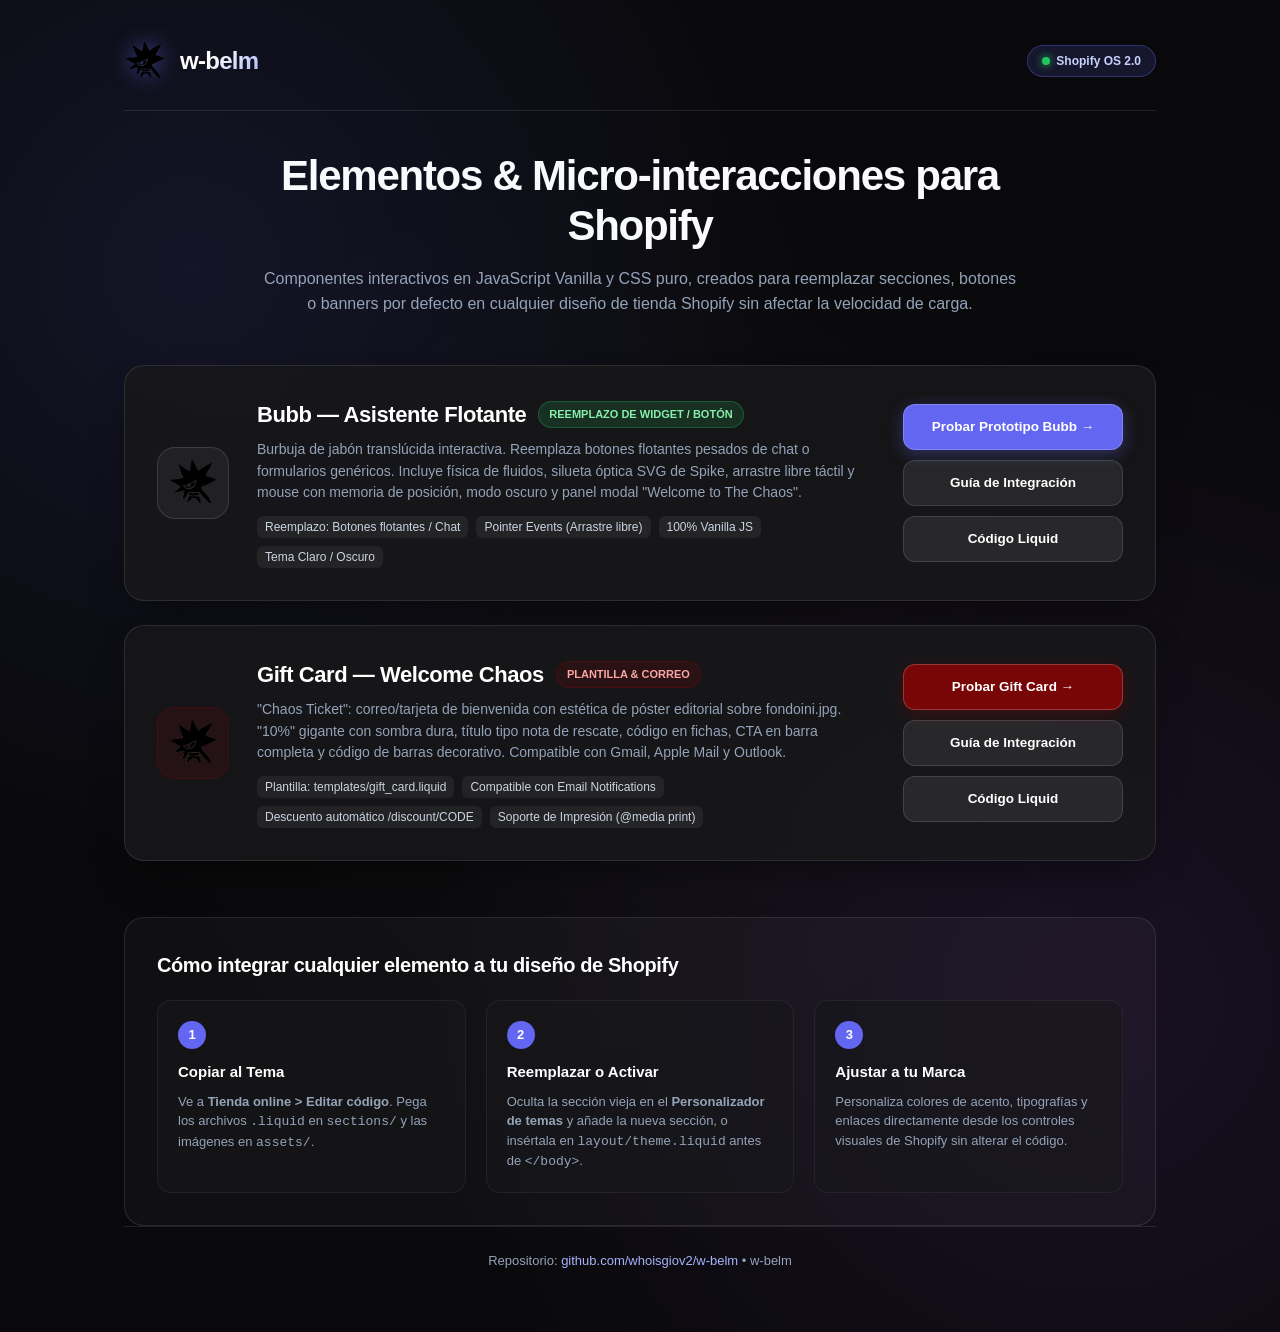
<file: index.html>
<!DOCTYPE html>
<html lang="es">

<head>
  <meta charset="UTF-8">
  <meta name="viewport" content="width=device-width, initial-scale=1.0">
  <title>w-belm | Elementos y Micro-interacciones para Shopify</title>
  <link rel="icon" type="image/png" href="elements/bubb/spike.png">
  <style>
    :root {
      --hub-bg: #09090b;
      --hub-card-bg: rgba(24, 24, 27, 0.85);
      --hub-card-border: rgba(255, 255, 255, 0.1);
      --hub-text: #f8fafc;
      --hub-muted: #94a3b8;
      --hub-accent: #6366f1;
      --hub-accent-hover: #4f46e5;
      --hub-accent-glow: rgba(99, 102, 241, 0.35);
      --hub-radius: 20px;
    }

    * {
      box-sizing: border-box;
      margin: 0;
      padding: 0;
    }

    body {
      background-color: var(--hub-bg);
      background-image:
        radial-gradient(circle at 15% 20%, rgba(99, 102, 241, 0.12) 0%, transparent 40%),
        radial-gradient(circle at 85% 75%, rgba(168, 85, 247, 0.1) 0%, transparent 45%),
        radial-gradient(circle at 50% 50%, rgba(255, 255, 255, 0.02) 0%, transparent 60%);
      color: var(--hub-text);
      font-family: -apple-system, BlinkMacSystemFont, 'Segoe UI', Roboto, Helvetica, Arial, sans-serif;
      line-height: 1.5;
      min-height: 100vh;
      display: flex;
      flex-direction: column;
    }

    .hub-container {
      max-width: 1080px;
      margin: 0 auto;
      padding: 40px 24px;
      width: 100%;
    }

    /* Header */
    .hub-header {
      display: flex;
      align-items: center;
      justify-content: space-between;
      padding-bottom: 28px;
      border-bottom: 1px solid var(--hub-card-border);
      margin-bottom: 40px;
      flex-wrap: wrap;
      gap: 16px;
    }

    .hub-brand {
      display: flex;
      align-items: center;
      gap: 14px;
    }

    .hub-logo {
      width: 42px;
      height: 42px;
      object-fit: contain;
      filter: drop-shadow(0 0 10px rgba(99, 102, 241, 0.5));
    }

    .hub-title {
      font-size: 24px;
      font-weight: 800;
      letter-spacing: -0.03em;
      background: linear-gradient(135deg, #ffffff 40%, #a5b4fc 100%);
      -webkit-background-clip: text;
      -webkit-text-fill-color: transparent;
    }

    .hub-badge {
      display: inline-flex;
      align-items: center;
      gap: 6px;
      padding: 6px 14px;
      border-radius: 9999px;
      font-size: 12px;
      font-weight: 700;
      background: rgba(99, 102, 241, 0.15);
      border: 1px solid rgba(99, 102, 241, 0.35);
      color: #c7d2fe;
    }

    .hub-badge-dot {
      width: 8px;
      height: 8px;
      border-radius: 50%;
      background: #22c55e;
      box-shadow: 0 0 8px #22c55e;
    }

    /* Hero */
    .hub-hero {
      text-align: center;
      max-width: 760px;
      margin: 0 auto 48px auto;
    }

    .hub-hero h1 {
      font-size: clamp(28px, 4.5vw, 42px);
      font-weight: 800;
      letter-spacing: -0.03em;
      line-height: 1.2;
      margin-bottom: 14px;
    }

    .hub-hero p {
      font-size: 16px;
      color: var(--hub-muted);
      line-height: 1.6;
    }

    /* Element Card */
    .hub-grid {
      display: flex;
      flex-direction: column;
      gap: 24px;
      margin-bottom: 56px;
    }

    .hub-card {
      background: var(--hub-card-bg);
      border: 1px solid var(--hub-card-border);
      border-radius: var(--hub-radius);
      padding: 32px;
      backdrop-filter: blur(16px);
      -webkit-backdrop-filter: blur(16px);
      box-shadow: 0 20px 40px -15px rgba(0, 0, 0, 0.5);
      display: grid;
      grid-template-columns: auto 1fr auto;
      gap: 28px;
      align-items: center;
      transition: transform 0.25s ease, border-color 0.25s ease;
    }

    @media (max-width: 768px) {
      .hub-card {
        grid-template-columns: 1fr;
        gap: 20px;
      }
    }

    .hub-card:hover {
      border-color: rgba(99, 102, 241, 0.4);
      transform: translateY(-3px);
    }

    .hub-card-icon {
      width: 72px;
      height: 72px;
      border-radius: 18px;
      background: rgba(255, 255, 255, 0.05);
      border: 1px solid rgba(255, 255, 255, 0.12);
      display: flex;
      align-items: center;
      justify-content: center;
      padding: 10px;
    }

    .hub-card-icon img {
      width: 100%;
      height: 100%;
      object-fit: contain;
    }

    .hub-card-body {
      display: flex;
      flex-direction: column;
      gap: 8px;
    }

    .hub-card-top {
      display: flex;
      align-items: center;
      gap: 12px;
      flex-wrap: wrap;
    }

    .hub-card-title {
      font-size: 22px;
      font-weight: 700;
      color: #ffffff;
      letter-spacing: -0.02em;
    }

    .hub-card-tag {
      font-size: 11px;
      font-weight: 700;
      padding: 4px 10px;
      border-radius: 9999px;
      text-transform: uppercase;
      background: rgba(34, 197, 94, 0.15);
      border: 1px solid rgba(34, 197, 94, 0.3);
      color: #86efac;
    }

    .hub-card-desc {
      font-size: 14px;
      color: var(--hub-muted);
      line-height: 1.55;
    }

    .hub-card-meta {
      display: flex;
      flex-wrap: wrap;
      gap: 8px;
      margin-top: 4px;
    }

    .hub-meta-pill {
      font-size: 12px;
      padding: 2px 8px;
      background: rgba(255, 255, 255, 0.06);
      border-radius: 6px;
      color: #cbd5e1;
    }

    .hub-card-actions {
      display: flex;
      flex-direction: column;
      gap: 10px;
      min-width: 220px;
    }

    .hub-btn {
      display: inline-flex;
      align-items: center;
      justify-content: center;
      padding: 12px 18px;
      border-radius: 12px;
      font-size: 13.5px;
      font-weight: 700;
      text-decoration: none;
      transition: all 0.2s ease;
      cursor: pointer;
      text-align: center;
    }

    .hub-btn-primary {
      background: var(--hub-accent);
      color: #ffffff;
      box-shadow: 0 4px 16px var(--hub-accent-glow);
      border: 1px solid rgba(255, 255, 255, 0.2);
    }

    .hub-btn-primary:hover {
      background: var(--hub-accent-hover);
      transform: translateY(-2px);
    }

    .hub-btn-secondary {
      background: rgba(255, 255, 255, 0.08);
      color: #ffffff;
      border: 1px solid rgba(255, 255, 255, 0.12);
    }

    .hub-btn-secondary:hover {
      background: rgba(255, 255, 255, 0.15);
    }

    /* Integration Guide Section */
    .hub-guide-section {
      background: rgba(255, 255, 255, 0.03);
      border: 1px solid var(--hub-card-border);
      border-radius: var(--hub-radius);
      padding: 32px;
    }

    .hub-guide-section h2 {
      font-size: 20px;
      font-weight: 800;
      letter-spacing: -0.02em;
      margin-bottom: 20px;
      color: #ffffff;
    }

    .hub-steps {
      display: grid;
      grid-template-columns: repeat(auto-fit, minmax(260px, 1fr));
      gap: 20px;
    }

    .hub-step {
      background: rgba(24, 24, 27, 0.6);
      border: 1px solid rgba(255, 255, 255, 0.06);
      border-radius: 14px;
      padding: 20px;
    }

    .hub-step-num {
      width: 28px;
      height: 28px;
      border-radius: 50%;
      background: var(--hub-accent);
      color: #ffffff;
      font-size: 13px;
      font-weight: 800;
      display: flex;
      align-items: center;
      justify-content: center;
      margin-bottom: 12px;
    }

    .hub-step h3 {
      font-size: 15px;
      font-weight: 700;
      margin-bottom: 8px;
      color: #ffffff;
    }

    .hub-step p {
      font-size: 13px;
      color: var(--hub-muted);
      line-height: 1.5;
    }

    /* Footer */
    .hub-footer {
      margin-top: auto;
      border-top: 1px solid var(--hub-card-border);
      padding: 24px 0;
      text-align: center;
      font-size: 13px;
      color: var(--hub-muted);
    }

    .hub-footer a {
      color: #a5b4fc;
      text-decoration: none;
    }

    .hub-footer a:hover {
      text-decoration: underline;
    }
  </style>
</head>

<body>

  <div class="hub-container">
    <!-- Header -->
    <header class="hub-header">
      <div class="hub-brand">
        <img class="hub-logo" src="elements/bubb/spike.png" alt="w-belm logo">
        <h1 class="hub-title">w-belm</h1>
      </div>
      <div class="hub-badge">
        <span class="hub-badge-dot"></span>
        <span>Shopify OS 2.0</span>
      </div>
    </header>

    <!-- Hero -->
    <section class="hub-hero">
      <h1>Elementos & Micro-interacciones para Shopify</h1>
      <p>
        Componentes interactivos en JavaScript Vanilla y CSS puro, creados para reemplazar secciones, botones o banners por defecto en cualquier diseño de tienda Shopify sin afectar la velocidad de carga.
      </p>
    </section>

    <!-- Elements Catalog -->
    <main class="hub-grid">
      <!-- Elemento 1: Bubb Widget -->
      <article class="hub-card">
        <div class="hub-card-icon">
          <img src="elements/bubb/spike.png" alt="Bubb Icon">
        </div>
        <div class="hub-card-body">
          <div class="hub-card-top">
            <h2 class="hub-card-title">Bubb — Asistente Flotante</h2>
            <span class="hub-card-tag">Reemplazo de Widget / Botón</span>
          </div>
          <p class="hub-card-desc">
            Burbuja de jabón translúcida interactiva. Reemplaza botones flotantes pesados de chat o formularios genéricos. Incluye física de fluidos, silueta óptica SVG de Spike, arrastre libre táctil y mouse con memoria de posición, modo oscuro y panel modal "Welcome to The Chaos".
          </p>
          <div class="hub-card-meta">
            <span class="hub-meta-pill">Reemplazo: Botones flotantes / Chat</span>
            <span class="hub-meta-pill">Pointer Events (Arrastre libre)</span>
            <span class="hub-meta-pill">100% Vanilla JS</span>
            <span class="hub-meta-pill">Tema Claro / Oscuro</span>
          </div>
        </div>
        <div class="hub-card-actions">
          <a href="elements/bubb/index.html" class="hub-btn hub-btn-primary">Probar Prototipo Bubb →</a>
          <a href="elements/bubb/README.md" class="hub-btn hub-btn-secondary">Guía de Integración</a>
          <a href="shopify/sections/bubb-widget.liquid" class="hub-btn hub-btn-secondary">Código Liquid</a>
        </div>
      </article>

      <!-- Elemento 2: Gift Card / Tarjeta de Descuento de Bienvenida al Caos -->
      <article class="hub-card">
        <div class="hub-card-icon" style="background: rgba(120, 6, 6, 0.15); border-color: rgba(120, 6, 6, 0.35);">
          <img src="elements/gift-card/spike.png" alt="Gift Card Icon">
        </div>
        <div class="hub-card-body">
          <div class="hub-card-top">
            <h2 class="hub-card-title">Gift Card — Welcome Chaos</h2>
            <span class="hub-card-tag" style="background: rgba(120, 6, 6, 0.2); border-color: rgba(120, 6, 6, 0.4); color: #fca5a5;">Plantilla & Correo</span>
          </div>
          <p class="hub-card-desc">
            "Chaos Ticket": correo/tarjeta de bienvenida con estética de póster editorial sobre fondoini.jpg. "10%" gigante con sombra dura, título tipo nota de rescate, código en fichas, CTA en barra completa y código de barras decorativo. Compatible con Gmail, Apple Mail y Outlook.
          </p>
          <div class="hub-card-meta">
            <span class="hub-meta-pill">Plantilla: templates/gift_card.liquid</span>
            <span class="hub-meta-pill">Compatible con Email Notifications</span>
            <span class="hub-meta-pill">Descuento automático /discount/CODE</span>
            <span class="hub-meta-pill">Soporte de Impresión (@media print)</span>
          </div>
        </div>
        <div class="hub-card-actions">
          <a href="elements/gift-card/index.html" class="hub-btn hub-btn-primary" style="background: #780606; box-shadow: 0 4px 16px rgba(120, 6, 6, 0.4);">Probar Gift Card →</a>
          <a href="elements/gift-card/README.md" class="hub-btn hub-btn-secondary">Guía de Integración</a>
          <a href="shopify/templates/gift_card.liquid" class="hub-btn hub-btn-secondary">Código Liquid</a>
        </div>
      </article>
    </main>

    <!-- Integration Guide Summary -->
    <section class="hub-guide-section">
      <h2>Cómo integrar cualquier elemento a tu diseño de Shopify</h2>
      <div class="hub-steps">
        <div class="hub-step">
          <div class="hub-step-num">1</div>
          <h3>Copiar al Tema</h3>
          <p>Ve a <strong>Tienda online > Editar código</strong>. Pega los archivos <code>.liquid</code> en <code>sections/</code> y las imágenes en <code>assets/</code>.</p>
        </div>
        <div class="hub-step">
          <div class="hub-step-num">2</div>
          <h3>Reemplazar o Activar</h3>
          <p>Oculta la sección vieja en el <strong>Personalizador de temas</strong> y añade la nueva sección, o insértala en <code>layout/theme.liquid</code> antes de <code>&lt;/body&gt;</code>.</p>
        </div>
        <div class="hub-step">
          <div class="hub-step-num">3</div>
          <h3>Ajustar a tu Marca</h3>
          <p>Personaliza colores de acento, tipografías y enlaces directamente desde los controles visuales de Shopify sin alterar el código.</p>
        </div>
      </div>
    </section>

    <!-- Footer -->
    <footer class="hub-footer">
      <p>Repositorio: <a href="https://github.com/whoisgiov2/w-belm" target="_blank" rel="noopener">github.com/whoisgiov2/w-belm</a> • w-belm</p>
    </footer>
  </div>

</body>

</html>
</file>
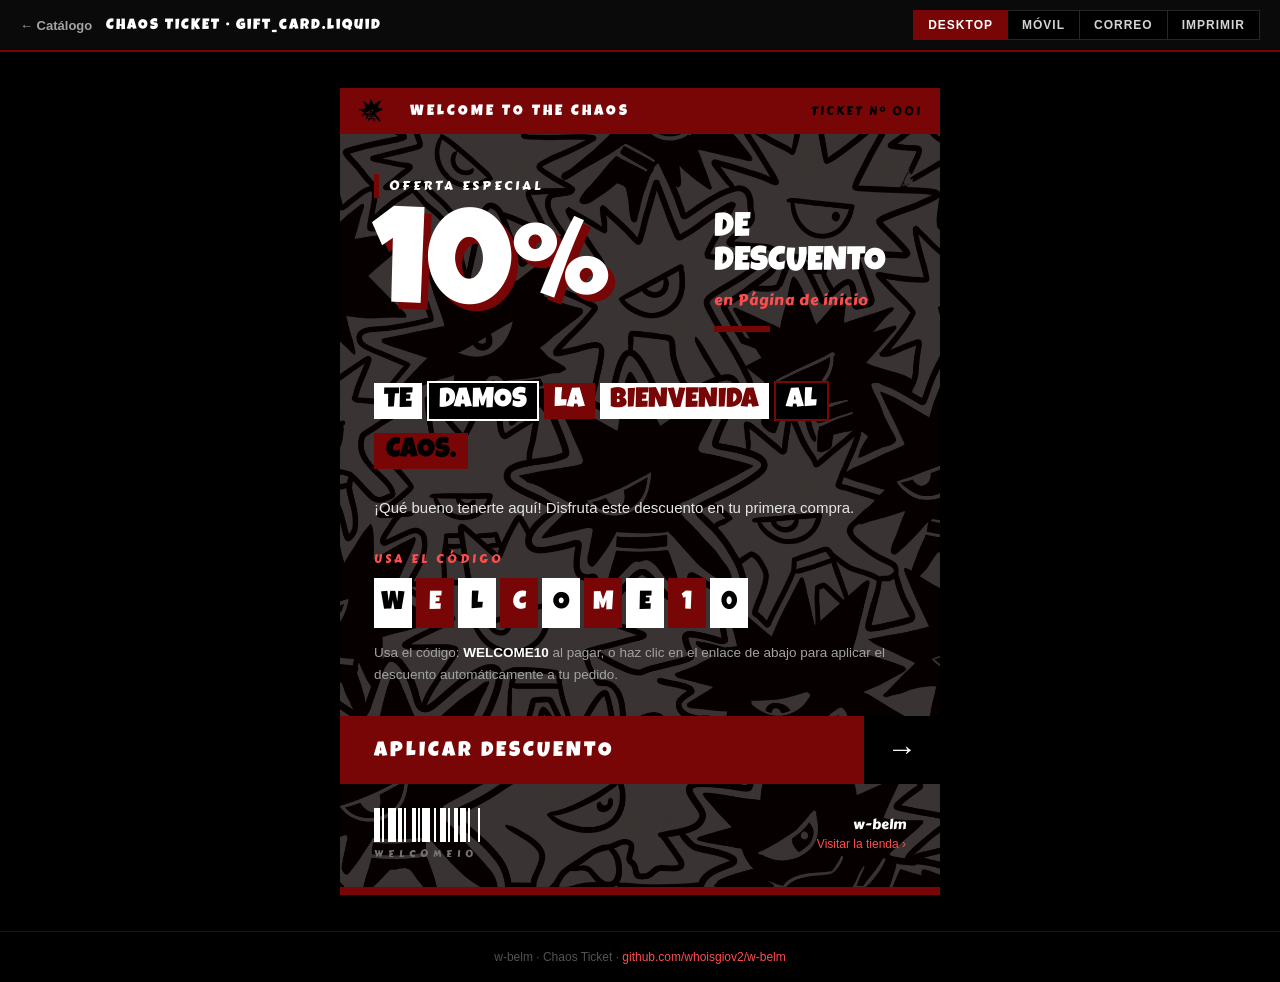
<file: elements/gift-card/index.html>
<!DOCTYPE html>
<html lang="es">
<head>
  <meta charset="UTF-8">
  <meta name="viewport" content="width=device-width, initial-scale=1.0">
  <title>Gift Card · Chaos Ticket | w-belm</title>
  <link rel="icon" type="image/png" href="spike.png">
  <link rel="preconnect" href="https://fonts.googleapis.com">
  <link rel="preconnect" href="https://fonts.gstatic.com" crossorigin>
  <link href="https://fonts.googleapis.com/css2?family=Carter+One&family=Luckiest+Guy&display=swap" rel="stylesheet">
  <link rel="stylesheet" href="style.css">
</head>
<body>

  <!-- Barra de pruebas -->
  <header class="tb-bar">
    <div class="tb-left">
      <a class="tb-link" href="../../index.html">&larr; Catálogo</a>
      <span class="tb-name">CHAOS TICKET · gift_card.liquid</span>
    </div>
    <div class="tb-modes" role="group" aria-label="Vista">
      <button type="button" class="tb-btn is-active" data-mode="desktop">Desktop</button>
      <button type="button" class="tb-btn" data-mode="mobile">Móvil</button>
      <button type="button" class="tb-btn" data-mode="email">Correo</button>
      <button type="button" class="tb-btn" data-mode="print">Imprimir</button>
    </div>
  </header>

  <main class="tb-stage" id="tbStage">

    <!-- Encabezado simulado de cliente de correo -->
    <div class="tb-mail">
      <div class="tb-mail-row"><b>De</b><span>w-belm &lt;hola@w-belm.com&gt;</span></div>
      <div class="tb-mail-row"><b>Asunto</b><span>Te damos la bienvenida al caos · 10% en tu primera compra</span></div>
    </div>

    <div class="tb-frame">
      <!-- ===================== TICKET (mismo marcado que gift_card.liquid) ===================== -->
      <table class="ct-wrap" width="600" cellpadding="0" cellspacing="0" border="0" role="presentation"
             style="width:100%; max-width:600px; background-color:#0d0101; background-image:url('fondoini.jpg'); background-size:cover; background-position:center; background-repeat:no-repeat;">

        <!-- 1. Franja superior -->
        <tr>
          <td style="background-color:#780606; padding:0;">
            <table width="100%" cellpadding="0" cellspacing="0" border="0" role="presentation">
              <tr>
                <td width="44" valign="middle" style="padding:10px 0 10px 18px;">
                  <img src="spike.png" width="26" height="26" alt="Spike" style="width:26px; height:26px;">
                </td>
                <td valign="middle" class="ct-title" style="padding:10px 8px; font-size:15px; letter-spacing:3px; color:#ffffff; text-transform:uppercase;">
                  Welcome to the chaos
                </td>
                <td align="right" valign="middle" class="ct-display ct-hide-sm" style="padding:10px 18px 10px 8px; font-size:12px; letter-spacing:2px; color:#000000; text-transform:uppercase;">
                  Ticket Nº 001
                </td>
              </tr>
            </table>
          </td>
        </tr>

        <tr>
          <td style="background-color:rgba(8,0,0,0.80); padding:0;">

            <!-- 2. Héroe -->
            <table width="100%" cellpadding="0" cellspacing="0" border="0" role="presentation">
              <tr>
                <td class="ct-col ct-pad" width="330" valign="bottom" style="padding:40px 0 10px 34px;">
                  <table cellpadding="0" cellspacing="0" border="0" role="presentation">
                    <tr>
                      <td class="ct-display" style="border-left:5px solid #780606; padding:2px 0 2px 10px; font-size:13px; letter-spacing:3px; color:#ffffff; text-transform:uppercase;">
                        Oferta especial
                      </td>
                    </tr>
                  </table>
                  <div class="ct-title ct-giant" style="font-size:138px; line-height:128px; color:#ffffff; letter-spacing:-2px; text-shadow:7px 7px 0 #780606; margin-top:14px;">
                    10%
                  </div>
                </td>
                <td class="ct-col ct-pad" valign="bottom" style="padding:40px 34px 18px 10px;">
                  <div class="ct-title" style="font-size:34px; line-height:34px; color:#ffffff; text-transform:uppercase;">
                    de<br>descuento
                  </div>
                  <div class="ct-display" style="font-size:15px; color:#ff4d4d; margin-top:8px; letter-spacing:1px;">
                    en Página de inicio
                  </div>
                  <div style="width:56px; height:6px; background-color:#780606; margin-top:14px; font-size:1px; line-height:1px;">&nbsp;</div>
                </td>
              </tr>
            </table>

            <!-- 3. Título nota de rescate -->
            <table width="100%" cellpadding="0" cellspacing="0" border="0" role="presentation">
              <tr>
                <td class="ct-pad ct-title ct-ransom" style="padding:26px 34px 6px 34px; font-size:28px; line-height:50px; text-transform:uppercase;">
                  <span style="background-color:#ffffff; color:#000000; padding:4px 10px;">Te</span>
                  <span style="background-color:#000000; color:#ffffff; padding:4px 10px; border:2px solid #ffffff;">damos</span>
                  <span style="background-color:#780606; color:#ffffff; padding:4px 10px;">la</span>
                  <span style="background-color:#ffffff; color:#780606; padding:4px 10px;">bienvenida</span>
                  <span style="background-color:#000000; color:#ffffff; padding:4px 10px; border:2px solid #780606;">al</span>
                  <span style="background-color:#780606; color:#000000; padding:4px 12px;">caos.</span>
                </td>
              </tr>
              <tr>
                <td class="ct-pad" style="padding:14px 34px 0 34px; font-size:15px; line-height:24px; color:#e5e5e5;">
                  ¡Qué bueno tenerte aquí! Disfruta este descuento en tu primera compra.
                </td>
              </tr>
            </table>

            <!-- 4. Código en fichas -->
            <table width="100%" cellpadding="0" cellspacing="0" border="0" role="presentation">
              <tr>
                <td class="ct-pad ct-display" style="padding:30px 34px 10px 34px; font-size:12px; letter-spacing:3px; color:#ff4d4d; text-transform:uppercase;">
                  Usa el código
                </td>
              </tr>
              <tr>
                <td class="ct-pad" style="padding:0 34px;">
                  <table cellpadding="0" cellspacing="0" border="0" role="presentation" id="ctTiles" onclick="ctCopyCode()" title="Copiar código">
                    <tr id="ctTilesRow"></tr>
                  </table>
                  <span id="ctCode" style="display:none;">WELCOME10</span>
                </td>
              </tr>
              <tr>
                <td class="ct-pad" style="padding:14px 34px 0 34px; font-size:13.5px; line-height:22px; color:#a3a3a3;">
                  Usa el código: <strong style="color:#ffffff;">WELCOME10</strong> al pagar, o haz clic en el enlace de abajo para aplicar el descuento automáticamente a tu pedido.
                  <span id="ctCopyMsg" style="color:#ff4d4d; font-weight:700;"></span>
                </td>
              </tr>
            </table>

            <!-- 5. CTA -->
            <table class="ct-cta-row" width="100%" cellpadding="0" cellspacing="0" border="0" role="presentation">
              <tr>
                <td style="padding:30px 0 0 0;">
                  <table width="100%" cellpadding="0" cellspacing="0" border="0" role="presentation">
                    <tr>
                      <td style="background-color:#780606;">
                        <a href="https://tu-tienda.myshopify.com/discount/WELCOME10?redirect=/" target="_blank" rel="noopener" class="ct-title ct-cta-main"
                           style="display:block; background-color:#780606; color:#ffffff; text-decoration:none; font-size:21px; letter-spacing:3px; text-transform:uppercase; padding:22px 0 20px 34px;">
                          Aplicar descuento
                        </a>
                      </td>
                      <td width="76" style="background-color:#000000;">
                        <a href="https://tu-tienda.myshopify.com/discount/WELCOME10?redirect=/" target="_blank" rel="noopener" class="ct-cta-arrow"
                           style="display:block; background-color:#000000; color:#ffffff; text-decoration:none; text-align:center; font-family:Arial, sans-serif; font-size:30px; font-weight:700; padding:16px 0 18px 0;">
                          &rarr;
                        </a>
                      </td>
                    </tr>
                  </table>
                </td>
              </tr>
            </table>

            <!-- 6. Pie -->
            <table width="100%" cellpadding="0" cellspacing="0" border="0" role="presentation">
              <tr>
                <td class="ct-col ct-pad" valign="middle" style="padding:24px 0 26px 34px;">
                  <table cellpadding="0" cellspacing="0" border="0" role="presentation">
                    <tr id="ctBarcode"></tr>
                  </table>
                  <div class="ct-display" style="font-size:10px; letter-spacing:5px; color:#737373; margin-top:4px;">WELCOME10</div>
                </td>
                <td class="ct-col ct-pad" align="right" valign="middle" style="padding:24px 34px 26px 10px; font-size:12px; line-height:19px; color:#737373; text-align:right;">
                  <span class="ct-display" style="color:#ffffff; font-size:14px;">w-belm</span><br>
                  <a href="https://tu-tienda.myshopify.com" target="_blank" rel="noopener" style="color:#ff4d4d; text-decoration:none;">Visitar la tienda &rsaquo;</a>
                </td>
              </tr>
            </table>

          </td>
        </tr>

        <!-- 7. Franja inferior -->
        <tr>
          <td style="background-color:#780606; height:8px; font-size:1px; line-height:1px;">&nbsp;</td>
        </tr>
      </table>
    </div>
  </main>

  <footer class="tb-foot">
    w-belm · Chaos Ticket · <a href="https://github.com/whoisgiov2/w-belm" target="_blank" rel="noopener">github.com/whoisgiov2/w-belm</a>
  </footer>

  <script>
    (function () {
      // Fichas del código (en Liquid se generan con un bucle sobre discount_code)
      var code = document.getElementById('ctCode').textContent.trim();
      var row = document.getElementById('ctTilesRow');
      code.split('').forEach(function (ch, i) {
        var td = document.createElement('td');
        td.style.padding = '0 4px 0 0';
        var odd = i % 2 === 0;
        td.innerHTML = '<div class="ct-tile ct-title" style="width:38px;height:50px;line-height:52px;text-align:center;font-size:26px;' +
          (odd ? 'background-color:#ffffff;color:#000000;' : 'background-color:#780606;color:#ffffff;') + '">' + ch + '</div>';
        row.appendChild(td);
      });

      // Código de barras decorativo (mismo patrón que en Liquid)
      var bars = [3,1,1,2,4,1,2,1,1,3,2,1,1,1,4,2,1,2,3,1,1,2,2,1,3,1,1,4,1,2];
      var bc = document.getElementById('ctBarcode');
      bars.forEach(function (w, i) {
        var td = document.createElement('td');
        var px = w * 2;
        td.style.cssText = 'width:' + px + 'px;height:34px;font-size:1px;line-height:1px;background-color:' + (i % 2 === 0 ? '#ffffff' : 'transparent') + ';';
        td.innerHTML = '&nbsp;';
        bc.appendChild(td);
      });

      // Modos de vista
      var stage = document.getElementById('tbStage');
      document.querySelectorAll('.tb-btn').forEach(function (btn) {
        btn.addEventListener('click', function () {
          var mode = btn.getAttribute('data-mode');
          if (mode === 'print') { window.print(); return; }
          document.querySelectorAll('.tb-btn').forEach(function (b) { b.classList.remove('is-active'); });
          btn.classList.add('is-active');
          stage.classList.toggle('is-mobile', mode === 'mobile');
          stage.classList.toggle('is-email', mode === 'email');
        });
      });
    })();

    function ctCopyCode() {
      var code = document.getElementById('ctCode').textContent.trim();
      var msg = document.getElementById('ctCopyMsg');
      function done() {
        msg.textContent = ' ¡Código copiado!';
        setTimeout(function () { msg.textContent = ''; }, 2200);
      }
      function fallback() {
        var t = document.createElement('textarea');
        t.value = code;
        t.style.position = 'fixed';
        t.style.left = '-9999px';
        document.body.appendChild(t);
        t.select();
        try { document.execCommand('copy'); done(); } catch (e) {}
        document.body.removeChild(t);
      }
      if (navigator.clipboard && window.isSecureContext) {
        navigator.clipboard.writeText(code).then(done, fallback);
      } else {
        fallback();
      }
    }
  </script>
</body>
</html>
</file>
<file: elements/gift-card/style.css>
@charset "UTF-8";
@import url('https://fonts.googleapis.com/css2?family=Carter+One&family=Luckiest+Guy&display=swap');

/* ==========================================================================
   w-belm — Gift Card "Chaos Ticket" (prototipo local)
   Prefijo: ct-  |  Paleta: #780606 / #000000 / #ffffff
   El correo real usa estilos inline (gift_card.liquid); este archivo replica
   las reglas de <head> y añade el banco de pruebas (tb-).
   ========================================================================== */

/* ---------- Reglas compartidas con gift_card.liquid ---------- */
.ct-title { font-family: 'Luckiest Guy', Impact, 'Arial Black', sans-serif !important; }
.ct-display { font-family: 'Carter One', 'Trebuchet MS', 'Arial Black', sans-serif !important; }
.ct-wrap table, .ct-wrap td { border-collapse: collapse; }
.ct-wrap img { display: block; border: 0; }

.ct-cta-main { transition: background-color 0.2s ease; }
.ct-cta-main:hover { background-color: #900808 !important; }
.ct-cta-arrow { transition: background-color 0.2s ease, color 0.2s ease; }
.ct-cta-arrow:hover { background-color: #ffffff !important; color: #780606 !important; }
.ct-tile { cursor: pointer; transition: transform 0.15s ease; }
.ct-tile:hover { transform: translateY(-3px); }

@media only screen and (max-width: 620px) {
  .ct-wrap { width: 100% !important; }
  .ct-col { display: block !important; width: 100% !important; box-sizing: border-box; }
  .ct-pad { padding-left: 20px !important; padding-right: 20px !important; }
  .ct-giant { font-size: 104px !important; line-height: 96px !important; }
  .ct-ransom { font-size: 24px !important; line-height: 44px !important; }
  .ct-tile { width: 28px !important; height: 38px !important; line-height: 40px !important; font-size: 20px !important; }
  .ct-cta-main { font-size: 17px !important; padding-left: 16px !important; }
  .ct-hide-sm { display: none !important; }
}

/* ---------- Banco de pruebas ---------- */
body {
  margin: 0;
  background: #000000;
  color: #e5e5e5;
  font-family: -apple-system, BlinkMacSystemFont, 'Segoe UI', Roboto, Arial, sans-serif;
  min-height: 100vh;
  display: flex;
  flex-direction: column;
}

.tb-bar {
  position: sticky;
  top: 0;
  z-index: 10;
  display: flex;
  flex-wrap: wrap;
  gap: 10px;
  align-items: center;
  justify-content: space-between;
  padding: 10px 20px;
  background: #0a0a0a;
  border-bottom: 2px solid #780606;
}

.tb-left { display: flex; align-items: center; gap: 14px; }
.tb-link { color: #a3a3a3; text-decoration: none; font-size: 13px; font-weight: 600; }
.tb-link:hover { color: #ffffff; }
.tb-name { font-family: 'Luckiest Guy', Impact, sans-serif; letter-spacing: 2px; color: #ffffff; font-size: 15px; }

.tb-modes { display: flex; gap: 0; }
.tb-btn {
  background: #000000;
  color: #d4d4d4;
  border: 1px solid #262626;
  padding: 7px 14px;
  font-size: 12px;
  font-weight: 700;
  letter-spacing: 1px;
  text-transform: uppercase;
  cursor: pointer;
}
.tb-btn + .tb-btn { border-left: none; }
.tb-btn:hover { color: #ffffff; }
.tb-btn.is-active { background: #780606; border-color: #780606; color: #ffffff; }

.tb-stage {
  flex: 1;
  display: flex;
  flex-direction: column;
  align-items: center;
  padding: 36px 12px;
}

.tb-frame { width: 100%; max-width: 600px; transition: max-width 0.3s ease; }
.tb-stage.is-mobile .tb-frame { max-width: 375px; outline: 10px solid #171717; }

/* Simulador de bandeja de correo */
.tb-mail { display: none; width: 100%; max-width: 600px; margin-bottom: 0; background: #111111; border: 1px solid #262626; border-bottom: none; font-size: 13px; }
.tb-stage.is-email .tb-mail { display: block; }
.tb-stage.is-email.is-mobile .tb-mail { max-width: 375px; }
.tb-mail-row { display: flex; gap: 10px; padding: 8px 16px; border-bottom: 1px solid #1f1f1f; }
.tb-mail-row b { color: #737373; min-width: 60px; font-weight: 600; }
.tb-mail-row span { color: #e5e5e5; }

.tb-foot { text-align: center; font-size: 12px; color: #525252; padding: 18px; border-top: 1px solid #171717; }
.tb-foot a { color: #ff4d4d; text-decoration: none; }
</file>
